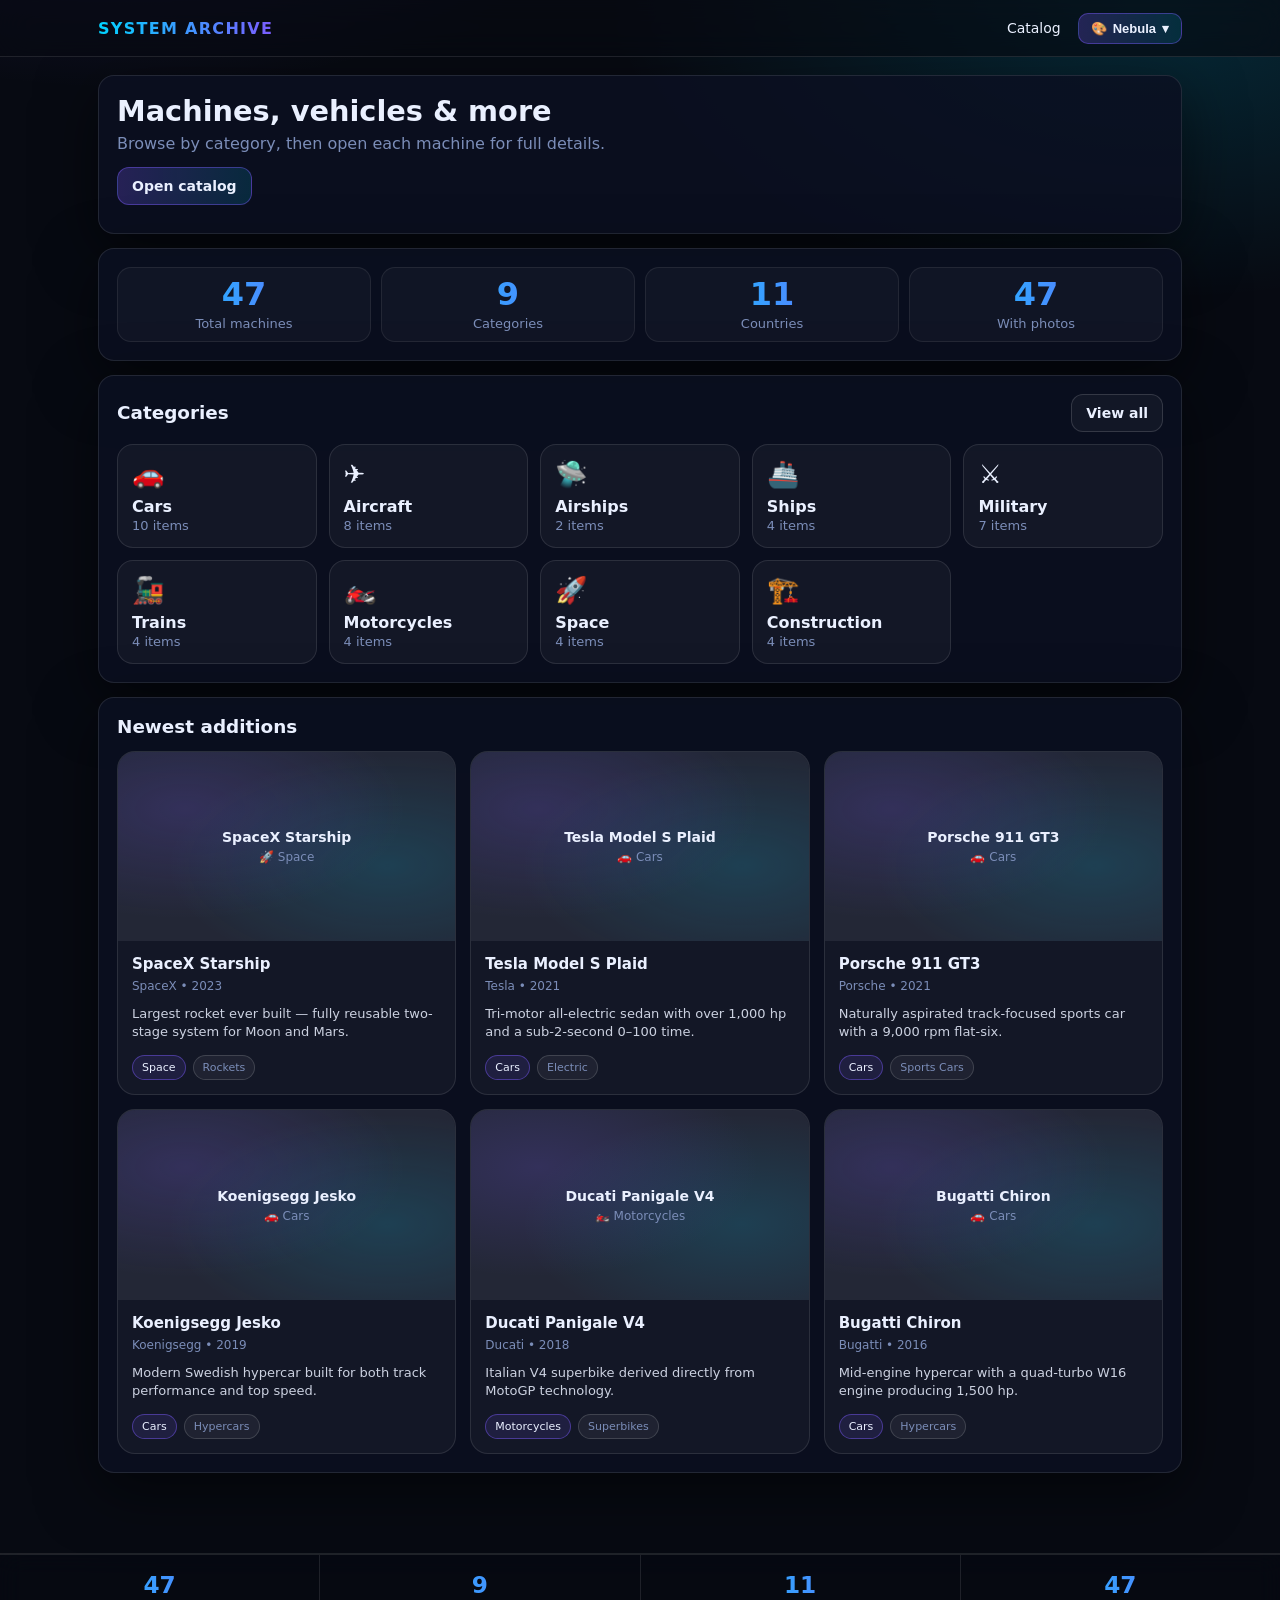
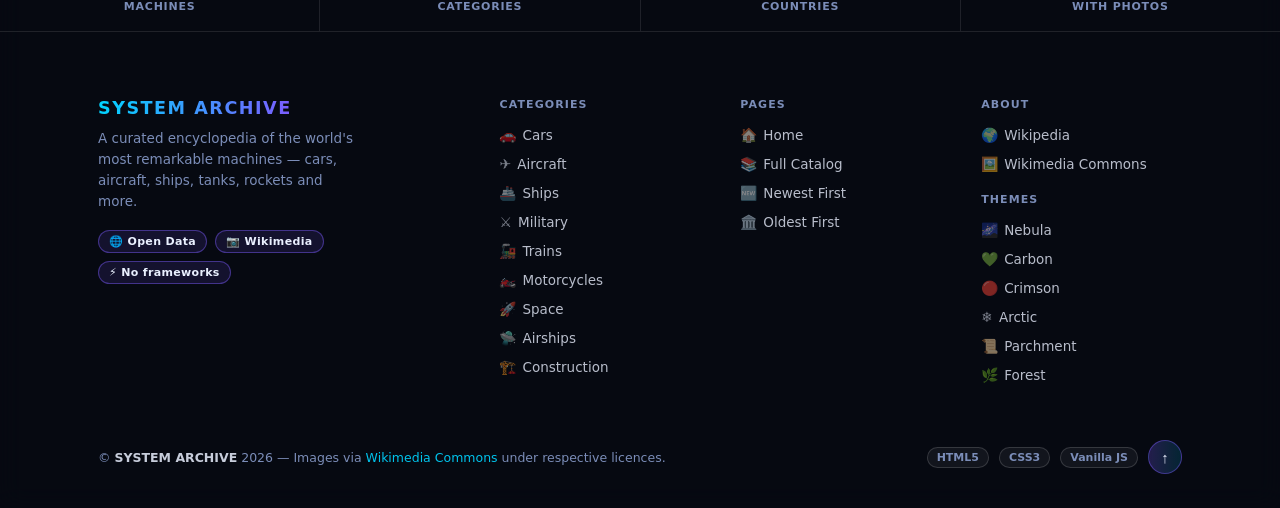
<file: index.html>
<!doctype html>
<html lang="en">
<head>
  <meta charset="utf-8" />
  <meta name="viewport" content="width=device-width, initial-scale=1" />
  <title>SYSTEM ARCHIVE</title>
  <link rel="stylesheet" href="./css/styles.css" />
  <script>
    /* Apply theme before first paint to avoid flash */
    (function(){
      const t = localStorage.getItem("sa_theme") || "nebula";
      document.documentElement.setAttribute("data-theme", t);
    })();
  </script>
</head>
<body>

  <header class="top">
    <div class="wrap top__inner">
      <a class="brand" href="./index.html">SYSTEM ARCHIVE</a>
      <nav class="nav">
        <a href="./catalog.html">Catalog</a>
        <div class="theme-switcher">
          <button class="theme-btn" aria-label="Switch theme">
            🎨 <span>Nebula</span> ▾
          </button>
          <div class="theme-dropdown"></div>
        </div>
      </nav>
    </div>
  </header>

  <main>
    <div class="wrap">

      <section class="hero panel">
        <h1>Machines, vehicles &amp; more</h1>
        <p class="muted">Browse by category, then open each machine for full details.</p>
        <div class="hero__actions">
          <a class="btn" href="./catalog.html">Open catalog</a>
        </div>
        <div id="fatalError" class="error"></div>
      </section>

      <section id="statsBar" class="statsbar panel" aria-label="Statistics"></section>

      <section class="panel">
        <div class="row">
          <h2 style="margin:0">Categories</h2>
          <a class="btn btn--ghost" href="./catalog.html">View all</a>
        </div>
        <div id="categoryGrid" class="catgrid"></div>
      </section>

      <section class="panel">
        <h2 style="margin:0 0 8px 0">Newest additions</h2>
        <div id="newestGrid" class="grid"></div>
      </section>

    </div>
  </main>

<footer class="foot">

  <div class="foot__stats" id="footStats">
    <div class="foot__stat">
      <div class="foot__stat-num" id="fStat1">45</div>
      <div class="foot__stat-label">Machines</div>
    </div>
    <div class="foot__stat">
      <div class="foot__stat-num" id="fStat2">9</div>
      <div class="foot__stat-label">Categories</div>
    </div>
    <div class="foot__stat">
      <div class="foot__stat-num" id="fStat3">14</div>
      <div class="foot__stat-label">Countries</div>
    </div>
    <div class="foot__stat">
      <div class="foot__stat-num" id="fStat4">45</div>
      <div class="foot__stat-label">With photos</div>
    </div>
  </div>

  <div class="wrap">
    <div class="foot__main">

      <div>
        <div class="foot__brand-name">SYSTEM ARCHIVE</div>
        <p class="foot__tagline">
          A curated encyclopedia of the world's most remarkable machines —
          cars, aircraft, ships, tanks, rockets and more.
        </p>
        <div class="foot__badges">
          <span class="foot__badge">🌐 Open Data</span>
          <span class="foot__badge">📷 Wikimedia</span>
          <span class="foot__badge">⚡ No frameworks</span>
        </div>
      </div>

      <div>
        <div class="foot__col-title">Categories</div>
        <ul class="foot__links">
          <li><a href="./catalog.html?category=cars"><span class="ficon">🚗</span> Cars</a></li>
          <li><a href="./catalog.html?category=aircraft"><span class="ficon">✈️</span> Aircraft</a></li>
          <li><a href="./catalog.html?category=ships"><span class="ficon">🚢</span> Ships</a></li>
          <li><a href="./catalog.html?category=military"><span class="ficon">⚔️</span> Military</a></li>
          <li><a href="./catalog.html?category=trains"><span class="ficon">🚂</span> Trains</a></li>
          <li><a href="./catalog.html?category=motorcycles"><span class="ficon">🏍️</span> Motorcycles</a></li>
          <li><a href="./catalog.html?category=space"><span class="ficon">🚀</span> Space</a></li>
          <li><a href="./catalog.html?category=airships"><span class="ficon">🛸</span> Airships</a></li>
          <li><a href="./catalog.html?category=construction"><span class="ficon">🏗️</span> Construction</a></li>
        </ul>
      </div>

      <div>
        <div class="foot__col-title">Pages</div>
        <ul class="foot__links">
          <li><a href="./index.html"><span class="ficon">🏠</span> Home</a></li>
          <li><a href="./catalog.html"><span class="ficon">📚</span> Full Catalog</a></li>
          <li><a href="./catalog.html?sort=year_desc"><span class="ficon">🆕</span> Newest First</a></li>
          <li><a href="./catalog.html?sort=year_asc"><span class="ficon">🏛️</span> Oldest First</a></li>
        </ul>
      </div>

      <div>
        <div class="foot__col-title">About</div>
        <ul class="foot__links">
          <li><a href="https://en.wikipedia.org" target="_blank" rel="noreferrer"><span class="ficon">🌍</span> Wikipedia</a></li>
          <li><a href="https://commons.wikimedia.org" target="_blank" rel="noreferrer"><span class="ficon">🖼️</span> Wikimedia Commons</a></li>
        </ul>
        <div style="margin-top:20px">
          <div class="foot__col-title">Themes</div>
          <ul class="foot__links">
            <li><a href="#" onclick="applyTheme('nebula');return false"><span class="ficon">🌌</span> Nebula</a></li>
            <li><a href="#" onclick="applyTheme('carbon');return false"><span class="ficon">💚</span> Carbon</a></li>
            <li><a href="#" onclick="applyTheme('crimson');return false"><span class="ficon">🔴</span> Crimson</a></li>
            <li><a href="#" onclick="applyTheme('arctic');return false"><span class="ficon">❄️</span> Arctic</a></li>
            <li><a href="#" onclick="applyTheme('parchment');return false"><span class="ficon">📜</span> Parchment</a></li>
            <li><a href="#" onclick="applyTheme('forest');return false"><span class="ficon">🌿</span> Forest</a></li>
          </ul>
        </div>
      </div>

    </div>

    <div class="foot__bottom">
      <div class="foot__copy">
        © <strong>SYSTEM ARCHIVE</strong> 2026 —
        Images via <a href="https://commons.wikimedia.org" target="_blank" rel="noreferrer" style="color:var(--link-color)">Wikimedia Commons</a>
        under respective licences.
      </div>
      <div class="foot__tech">
        <span class="foot__tech-pill">HTML5</span>
        <span class="foot__tech-pill">CSS3</span>
        <span class="foot__tech-pill">Vanilla JS</span>
        <button class="foot__scroll-top" onclick="window.scrollTo({top:0,behavior:'smooth'})" title="Back to top">↑</button>
      </div>
    </div>

  </div>
</footer>

  <script src="./js/app.js"></script>
</body>
</html>
</file>
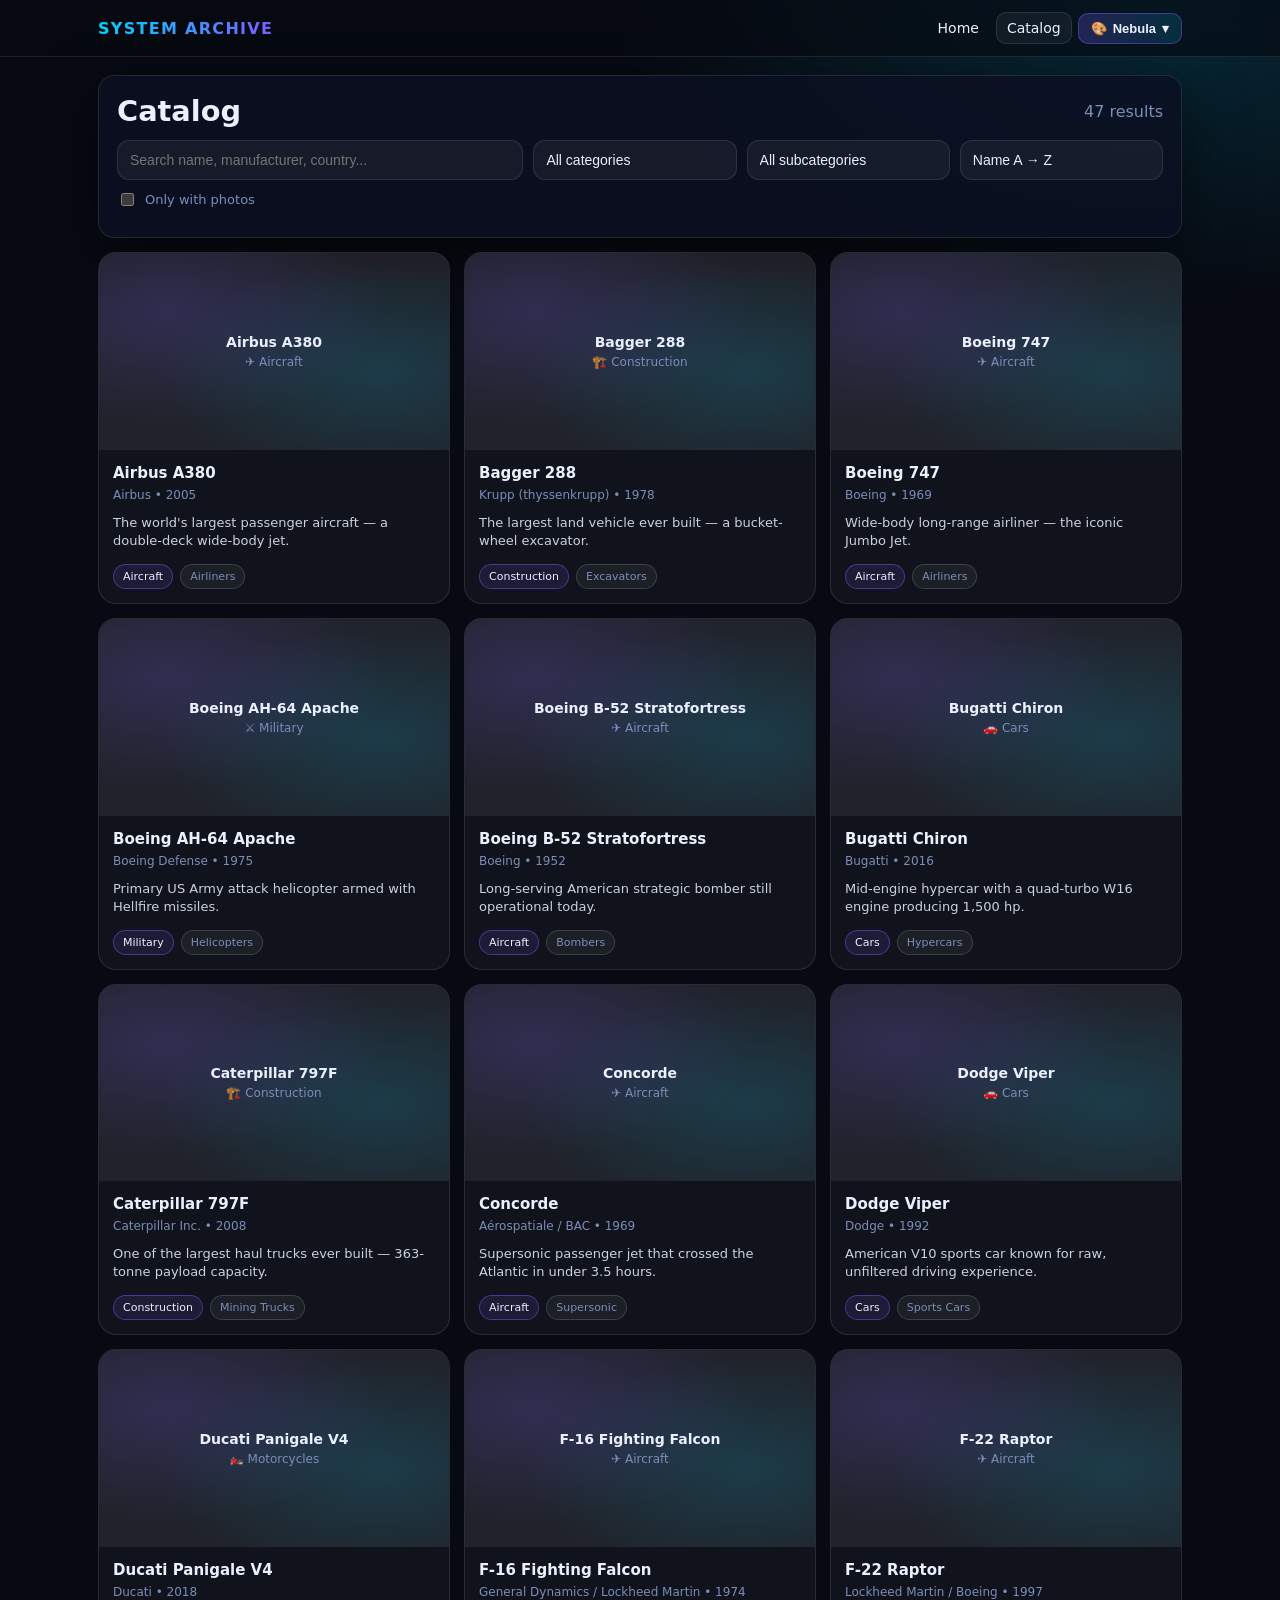
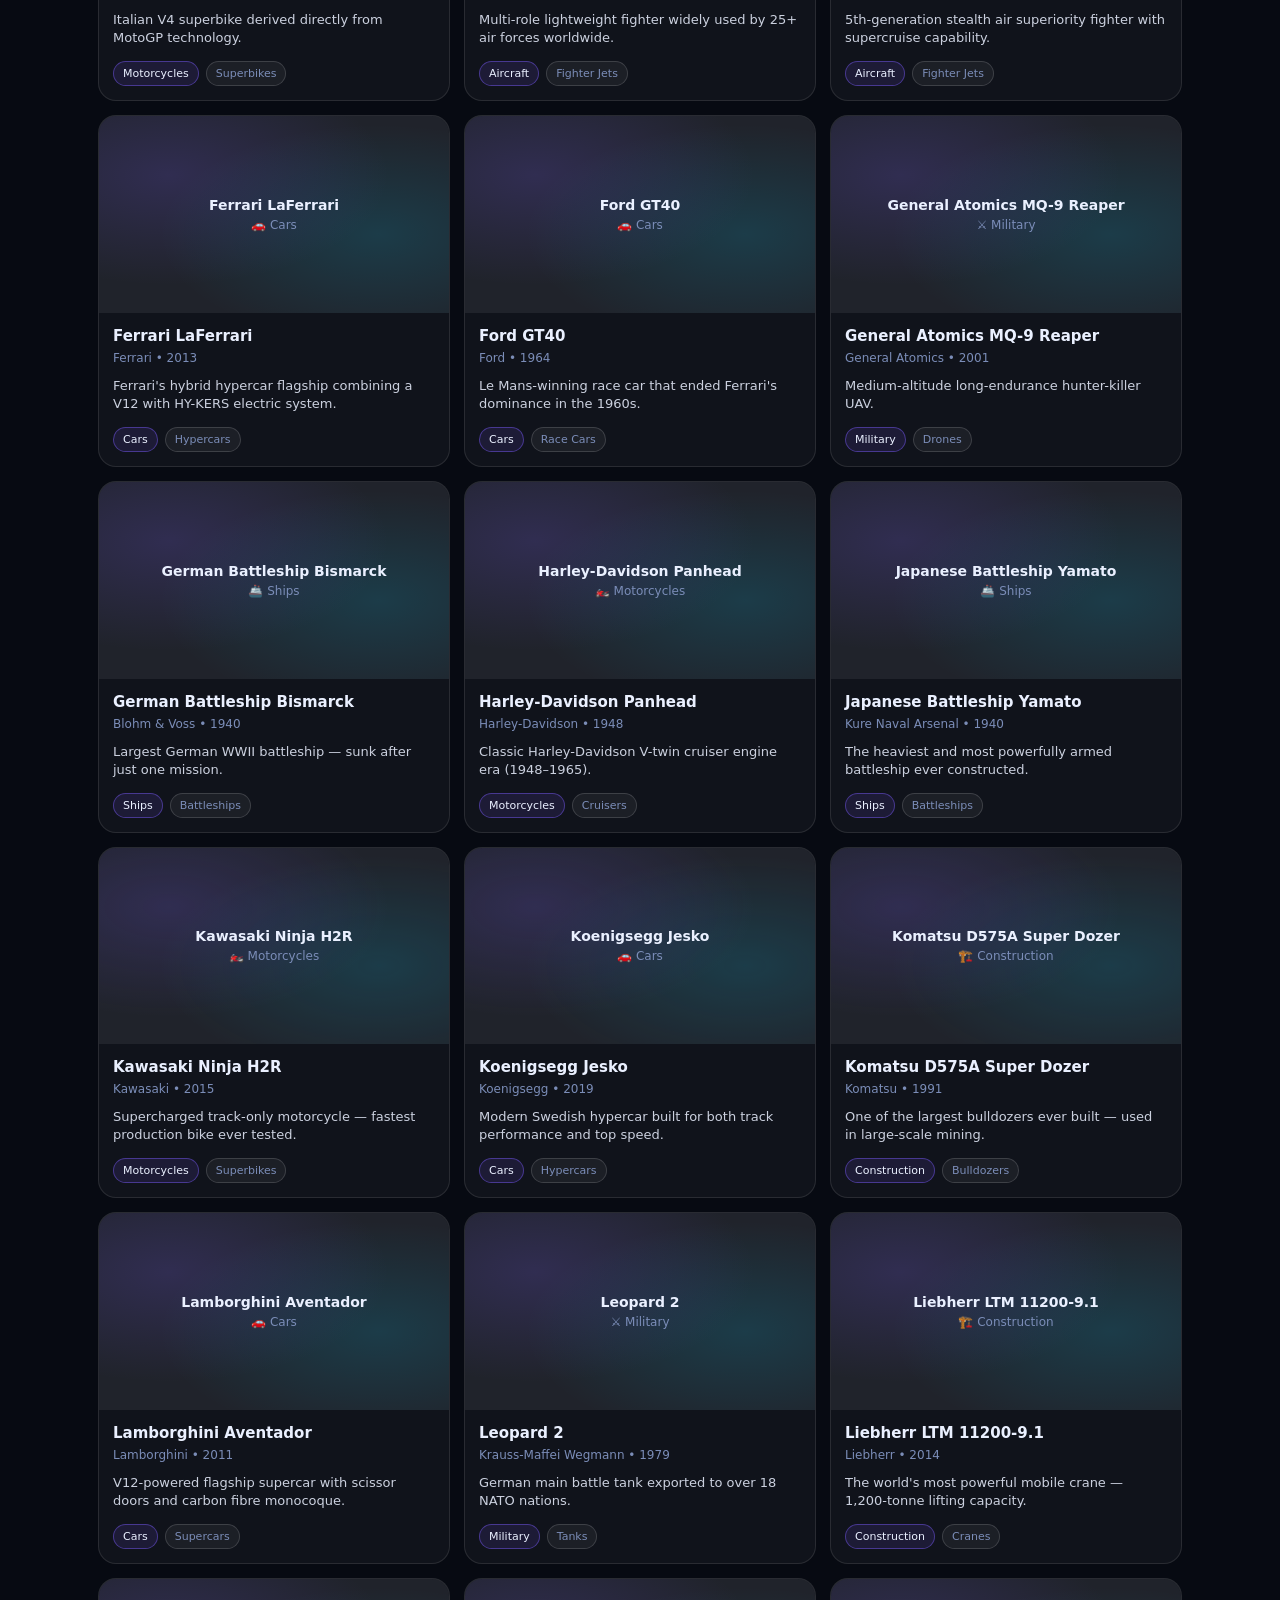
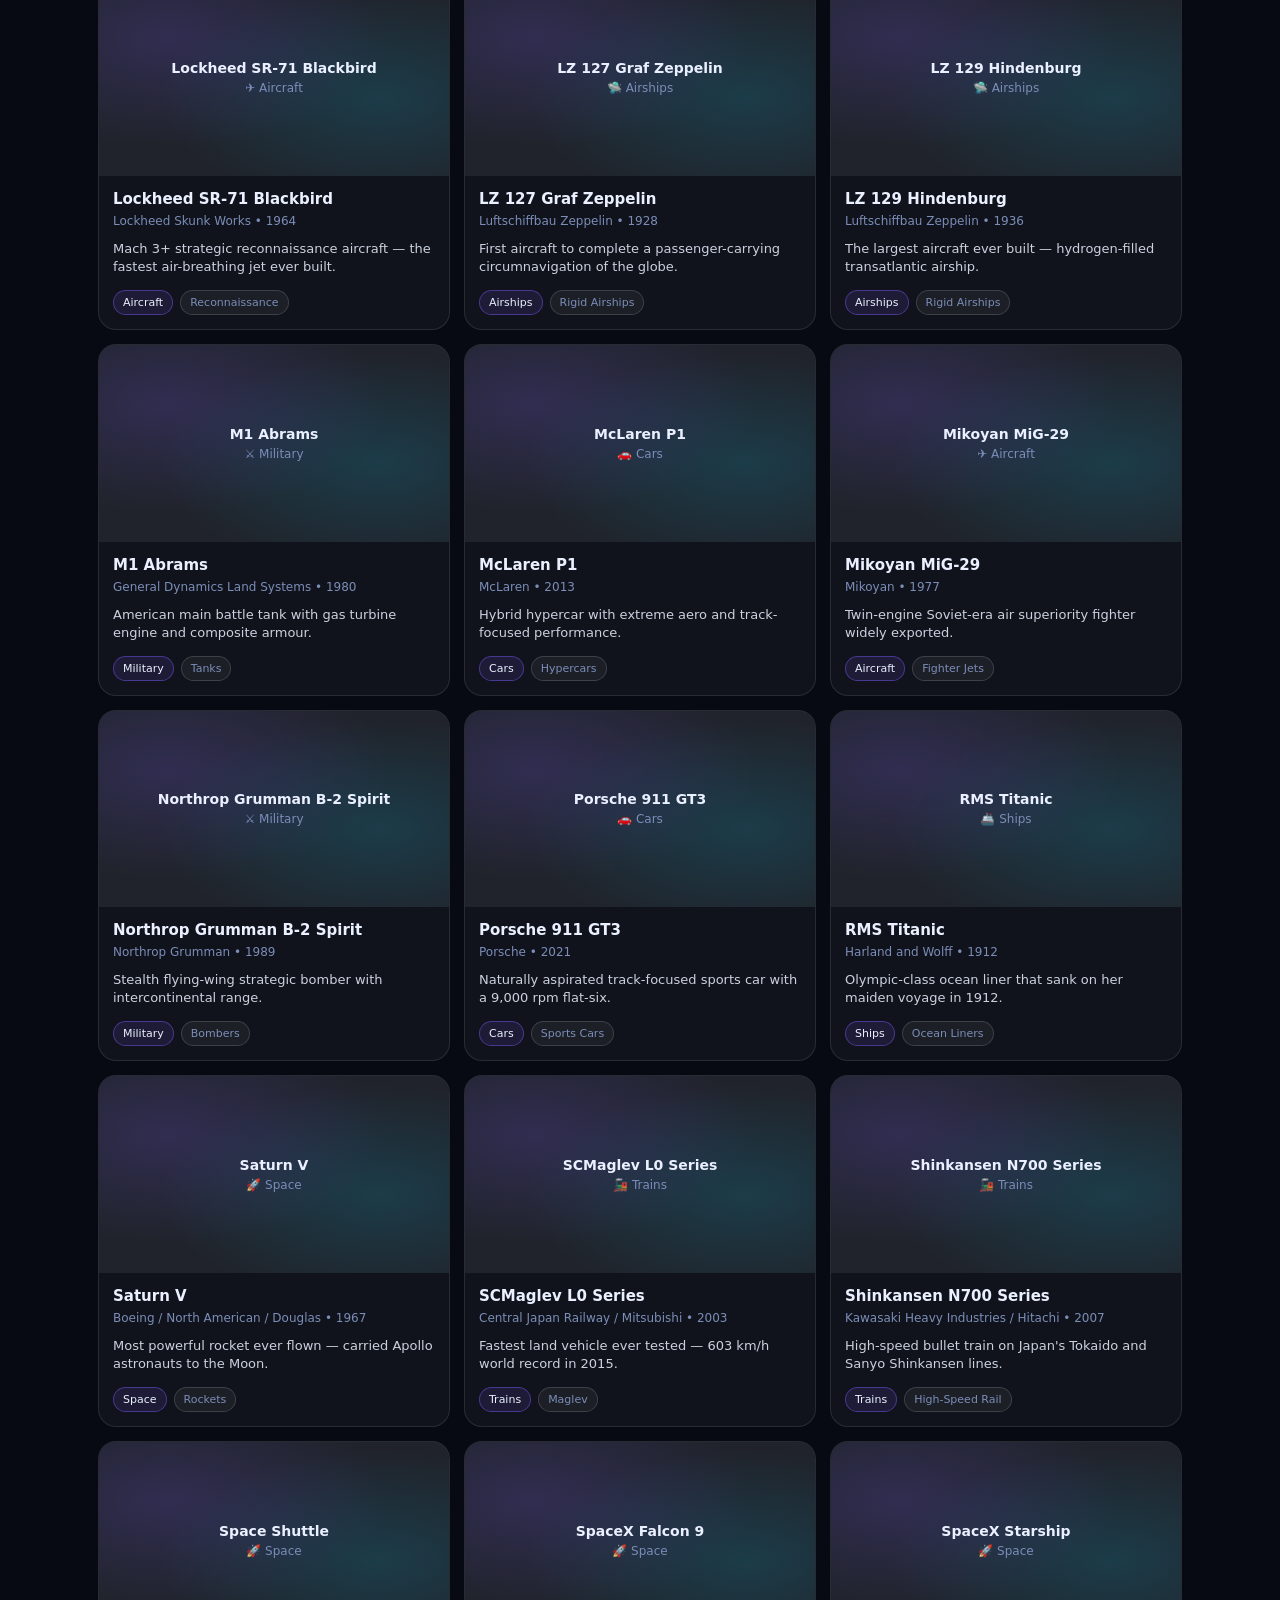
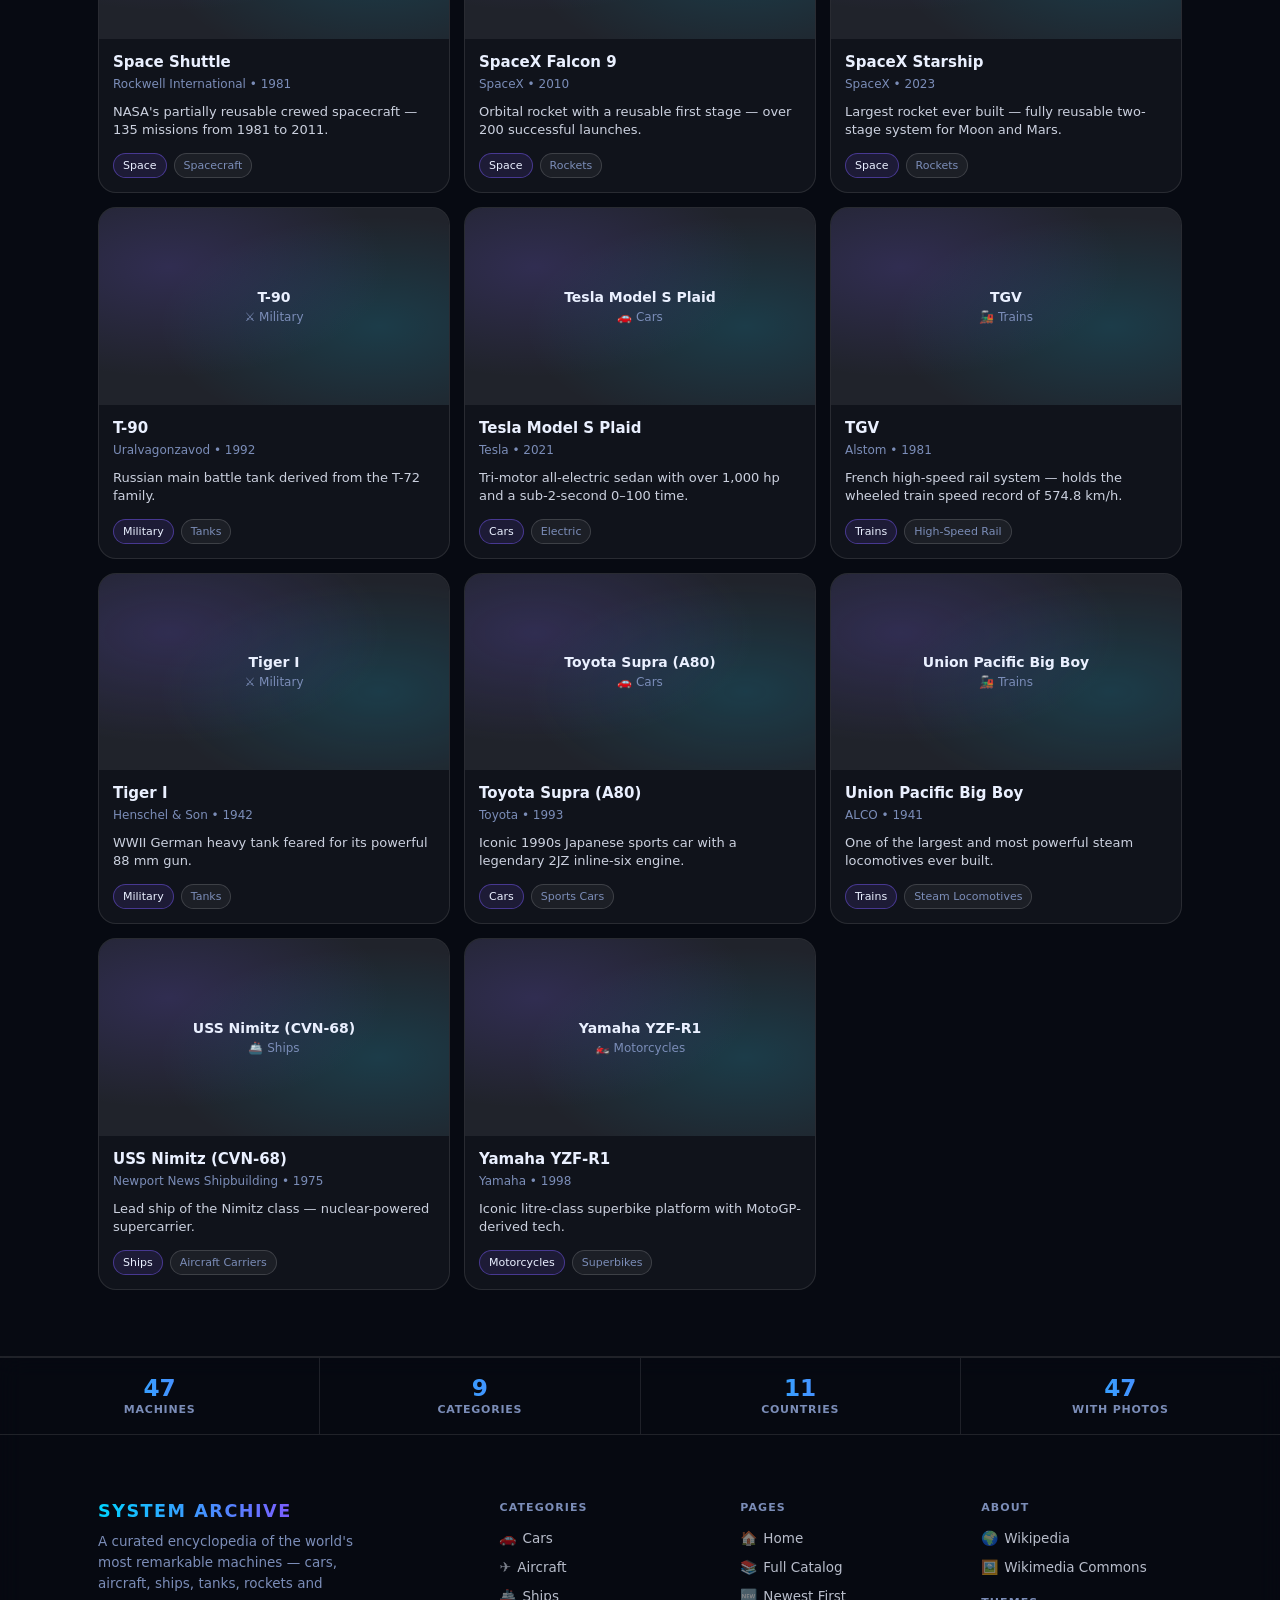
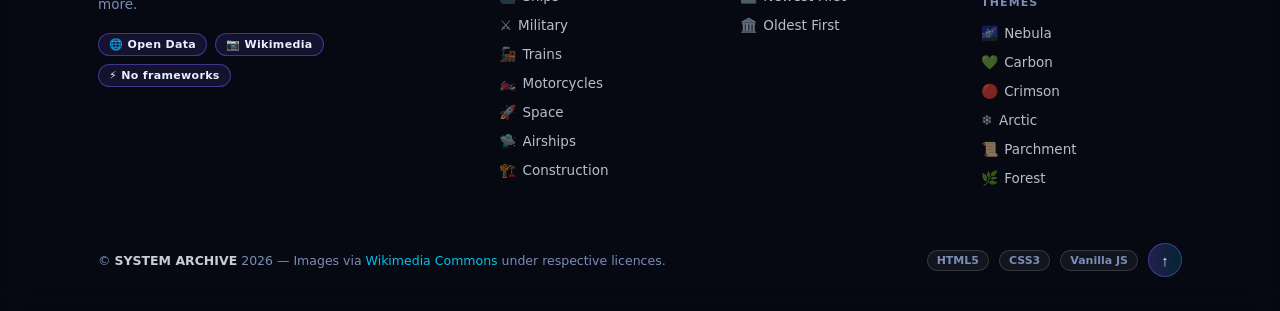
<file: catalog.html>
<!doctype html>
<html lang="en">
<head>
  <meta charset="utf-8" />
  <meta name="viewport" content="width=device-width, initial-scale=1" />
  <title>Catalog • SYSTEM ARCHIVE</title>
  <link rel="stylesheet" href="./css/styles.css" />
  <script>
    (function(){
      const t = localStorage.getItem("sa_theme") || "nebula";
      document.documentElement.setAttribute("data-theme", t);
    })();
  </script>
</head>
<body>

  <header class="top">
    <div class="wrap top__inner">
      <a class="brand" href="./index.html">SYSTEM ARCHIVE</a>
      <nav class="nav">
        <a href="./index.html">Home</a>
        <a href="./catalog.html" aria-current="page">Catalog</a>
        <div class="theme-switcher">
          <button class="theme-btn" aria-label="Switch theme">
            🎨 <span>Nebula</span> ▾
          </button>
          <div class="theme-dropdown"></div>
        </div>
      </nav>
    </div>
  </header>

  <main>
    <div class="wrap">

      <section class="panel">
        <div class="row">
          <h1 style="margin:0">Catalog</h1>
          <div id="resultsCount" class="muted">0 results</div>
        </div>

        <div class="filters">
          <input id="searchInput" class="input" type="search"
                 placeholder="Search name, manufacturer, country..."
                 autocomplete="off" />
          <select id="categorySelect"    class="input"></select>
          <select id="subcategorySelect" class="input"></select>
          <select id="sortSelect"        class="input">
            <option value="name_asc">Name A → Z</option>
            <option value="name_desc">Name Z → A</option>
            <option value="year_desc">Year newest first</option>
            <option value="year_asc">Year oldest first</option>
          </select>
        </div>

        <div class="toggles">
          <label class="toggle">
            <input id="onlyWithPhotos" type="checkbox" />
            <span>Only with photos</span>
          </label>
        </div>
        <div id="fatalError" class="error"></div>
      </section>

      <section class="grid" id="resultsGrid"></section>

    </div>
  </main>

<footer class="foot">

  <div class="foot__stats" id="footStats">
    <div class="foot__stat">
      <div class="foot__stat-num" id="fStat1">45</div>
      <div class="foot__stat-label">Machines</div>
    </div>
    <div class="foot__stat">
      <div class="foot__stat-num" id="fStat2">9</div>
      <div class="foot__stat-label">Categories</div>
    </div>
    <div class="foot__stat">
      <div class="foot__stat-num" id="fStat3">14</div>
      <div class="foot__stat-label">Countries</div>
    </div>
    <div class="foot__stat">
      <div class="foot__stat-num" id="fStat4">45</div>
      <div class="foot__stat-label">With photos</div>
    </div>
  </div>

  <div class="wrap">
    <div class="foot__main">

      <div>
        <div class="foot__brand-name">SYSTEM ARCHIVE</div>
        <p class="foot__tagline">
          A curated encyclopedia of the world's most remarkable machines —
          cars, aircraft, ships, tanks, rockets and more.
        </p>
        <div class="foot__badges">
          <span class="foot__badge">🌐 Open Data</span>
          <span class="foot__badge">📷 Wikimedia</span>
          <span class="foot__badge">⚡ No frameworks</span>
        </div>
      </div>

      <div>
        <div class="foot__col-title">Categories</div>
        <ul class="foot__links">
          <li><a href="./catalog.html?category=cars"><span class="ficon">🚗</span> Cars</a></li>
          <li><a href="./catalog.html?category=aircraft"><span class="ficon">✈️</span> Aircraft</a></li>
          <li><a href="./catalog.html?category=ships"><span class="ficon">🚢</span> Ships</a></li>
          <li><a href="./catalog.html?category=military"><span class="ficon">⚔️</span> Military</a></li>
          <li><a href="./catalog.html?category=trains"><span class="ficon">🚂</span> Trains</a></li>
          <li><a href="./catalog.html?category=motorcycles"><span class="ficon">🏍️</span> Motorcycles</a></li>
          <li><a href="./catalog.html?category=space"><span class="ficon">🚀</span> Space</a></li>
          <li><a href="./catalog.html?category=airships"><span class="ficon">🛸</span> Airships</a></li>
          <li><a href="./catalog.html?category=construction"><span class="ficon">🏗️</span> Construction</a></li>
        </ul>
      </div>

      <div>
        <div class="foot__col-title">Pages</div>
        <ul class="foot__links">
          <li><a href="./index.html"><span class="ficon">🏠</span> Home</a></li>
          <li><a href="./catalog.html"><span class="ficon">📚</span> Full Catalog</a></li>
          <li><a href="./catalog.html?sort=year_desc"><span class="ficon">🆕</span> Newest First</a></li>
          <li><a href="./catalog.html?sort=year_asc"><span class="ficon">🏛️</span> Oldest First</a></li>
        </ul>
      </div>

      <div>
        <div class="foot__col-title">About</div>
        <ul class="foot__links">
          <li><a href="https://en.wikipedia.org" target="_blank" rel="noreferrer"><span class="ficon">🌍</span> Wikipedia</a></li>
          <li><a href="https://commons.wikimedia.org" target="_blank" rel="noreferrer"><span class="ficon">🖼️</span> Wikimedia Commons</a></li>
        </ul>
        <div style="margin-top:20px">
          <div class="foot__col-title">Themes</div>
          <ul class="foot__links">
            <li><a href="#" onclick="applyTheme('nebula');return false"><span class="ficon">🌌</span> Nebula</a></li>
            <li><a href="#" onclick="applyTheme('carbon');return false"><span class="ficon">💚</span> Carbon</a></li>
            <li><a href="#" onclick="applyTheme('crimson');return false"><span class="ficon">🔴</span> Crimson</a></li>
            <li><a href="#" onclick="applyTheme('arctic');return false"><span class="ficon">❄️</span> Arctic</a></li>
            <li><a href="#" onclick="applyTheme('parchment');return false"><span class="ficon">📜</span> Parchment</a></li>
            <li><a href="#" onclick="applyTheme('forest');return false"><span class="ficon">🌿</span> Forest</a></li>
          </ul>
        </div>
      </div>

    </div>

    <div class="foot__bottom">
      <div class="foot__copy">
        © <strong>SYSTEM ARCHIVE</strong> 2026 —
        Images via <a href="https://commons.wikimedia.org" target="_blank" rel="noreferrer" style="color:var(--link-color)">Wikimedia Commons</a>
        under respective licences.
      </div>
      <div class="foot__tech">
        <span class="foot__tech-pill">HTML5</span>
        <span class="foot__tech-pill">CSS3</span>
        <span class="foot__tech-pill">Vanilla JS</span>
        <button class="foot__scroll-top" onclick="window.scrollTo({top:0,behavior:'smooth'})" title="Back to top">↑</button>
      </div>
    </div>

  </div>
</footer>

  <script src="./js/app.js"></script>
</body>
</html>
</file>
<file: css/styles.css>
/* ══════════════════════════════════════════
   SYSTEM ARCHIVE — styles.css
   ══════════════════════════════════════════ */

:root { --r: 16px; --max: 1120px; --t: .14s ease }

/* ════════════════════════════════════════════
   DARK 1 — Nebula (default)
════════════════════════════════════════════ */
:root, [data-theme="nebula"] {
  color-scheme: dark;
  --bg:           #070A12;
  --glow1:        rgba(124,92,255,.22);
  --glow2:        rgba(0,212,255,.16);
  --surface:      rgba(11,16,34,.85);
  --surface2:     rgba(255,255,255,.04);
  --border:       rgba(255,255,255,.10);
  --text:         #EAF0FF;
  --muted:        #7B8DB8;
  --accent:       #7C5CFF;
  --accent2:      #00D4FF;
  --danger:       #ffb4b4;
  --shadow:       0 18px 60px rgba(0,0,0,.50);
  --top-bg:       rgba(7,10,18,.65);
  --foot-bg:      rgba(7,10,18,.35);
  --input-bg:     rgba(255,255,255,.05);
  --card-bg:      rgba(255,255,255,.04);
  --card-hborder: rgba(0,212,255,.40);
  --card-hglow:   rgba(0,212,255,.08);
  --stat-bg:      rgba(255,255,255,.03);
  --stat-border:  rgba(255,255,255,.08);
  --cat-bg:       rgba(255,255,255,.04);
  --cat-hbg:      rgba(124,92,255,.08);
  --cat-hborder:  rgba(124,92,255,.55);
  --chip-bg:      rgba(124,92,255,.12);
  --chip-border:  rgba(124,92,255,.45);
  --chip2-bg:     rgba(255,255,255,.05);
  --chip2-border: rgba(255,255,255,.15);
  --ph-g1:        rgba(124,92,255,.18);
  --ph-g2:        rgba(0,212,255,.14);
  --ph-base:      rgba(255,255,255,.03);
  --spec-th:      rgba(255,255,255,.03);
  --spec-border:  rgba(255,255,255,.10);
  --link-color:   rgba(0,212,255,.92);
  --thumb-border: rgba(255,255,255,.14);
  --thumb-active: rgba(0,212,255,.60);
  --nores-border: rgba(255,255,255,.16);
  --opt-bg:       #0E1632;
  --btn-bg:       linear-gradient(90deg,rgba(124,92,255,.25),rgba(0,212,255,.14));
  --btn-border:   rgba(124,92,255,.42);
  --btn-hborder:  rgba(124,92,255,.72);
  --btn2-bg:      rgba(255,255,255,.04);
  --btn2-border:  rgba(255,255,255,.14);
  --btn2-hbg:     rgba(255,255,255,.06);
  --btn2-hborder: rgba(255,255,255,.22);
  --brand-from:   #00D4FF;
  --brand-to:     #7C5CFF;
  --num-from:     #00D4FF;
  --num-to:       #7C5CFF;
  --gallery-bg:   rgba(255,255,255,.03);
  --thumb-bg:     rgba(255,255,255,.02);
  --nav-hbg:      rgba(255,255,255,.05);
  --nav-hborder:  rgba(255,255,255,.10);
}

/* ════════════════════════════════════════════
   DARK 2 — Carbon (terminal green)
════════════════════════════════════════════ */
[data-theme="carbon"] {
  color-scheme: dark;
  --bg:           #080808;
  --glow1:        rgba(0,255,136,.15);
  --glow2:        rgba(0,204,255,.10);
  --surface:      rgba(12,18,14,.92);
  --surface2:     rgba(0,255,136,.03);
  --border:       rgba(0,255,136,.14);
  --text:         #E0FFE8;
  --muted:        #4A8060;
  --accent:       #00FF88;
  --accent2:      #00CCFF;
  --danger:       #ff8080;
  --shadow:       0 18px 60px rgba(0,0,0,.70);
  --top-bg:       rgba(5,10,7,.82);
  --foot-bg:      rgba(5,10,7,.55);
  --input-bg:     rgba(0,255,136,.04);
  --card-bg:      rgba(0,255,136,.03);
  --card-hborder: rgba(0,255,136,.45);
  --card-hglow:   rgba(0,255,136,.06);
  --stat-bg:      rgba(0,255,136,.03);
  --stat-border:  rgba(0,255,136,.10);
  --cat-bg:       rgba(0,255,136,.03);
  --cat-hbg:      rgba(0,255,136,.07);
  --cat-hborder:  rgba(0,255,136,.50);
  --chip-bg:      rgba(0,255,136,.10);
  --chip-border:  rgba(0,255,136,.40);
  --chip2-bg:     rgba(0,255,136,.04);
  --chip2-border: rgba(0,255,136,.15);
  --ph-g1:        rgba(0,255,136,.15);
  --ph-g2:        rgba(0,204,255,.10);
  --ph-base:      rgba(0,255,136,.02);
  --spec-th:      rgba(0,255,136,.04);
  --spec-border:  rgba(0,255,136,.12);
  --link-color:   rgba(0,255,136,.90);
  --thumb-border: rgba(0,255,136,.20);
  --thumb-active: rgba(0,255,136,.70);
  --nores-border: rgba(0,255,136,.15);
  --opt-bg:       #0A120C;
  --btn-bg:       linear-gradient(90deg,rgba(0,255,136,.20),rgba(0,204,255,.12));
  --btn-border:   rgba(0,255,136,.40);
  --btn-hborder:  rgba(0,255,136,.70);
  --btn2-bg:      rgba(0,255,136,.04);
  --btn2-border:  rgba(0,255,136,.14);
  --btn2-hbg:     rgba(0,255,136,.07);
  --btn2-hborder: rgba(0,255,136,.25);
  --brand-from:   #00FF88;
  --brand-to:     #00CCFF;
  --num-from:     #00FF88;
  --num-to:       #00CCFF;
  --gallery-bg:   rgba(0,255,136,.02);
  --thumb-bg:     rgba(0,255,136,.02);
  --nav-hbg:      rgba(0,255,136,.05);
  --nav-hborder:  rgba(0,255,136,.14);
}

/* ════════════════════════════════════════════
   DARK 3 — Crimson (red / orange)
════════════════════════════════════════════ */
[data-theme="crimson"] {
  color-scheme: dark;
  --bg:           #0C0608;
  --glow1:        rgba(255,60,90,.18);
  --glow2:        rgba(255,140,50,.12);
  --surface:      rgba(22,10,14,.90);
  --surface2:     rgba(255,60,90,.03);
  --border:       rgba(255,60,90,.14);
  --text:         #FFF0F2;
  --muted:        #9A6070;
  --accent:       #FF3C5A;
  --accent2:      #FF8C32;
  --danger:       #ffb4b4;
  --shadow:       0 18px 60px rgba(0,0,0,.65);
  --top-bg:       rgba(10,5,7,.78);
  --foot-bg:      rgba(10,5,7,.48);
  --input-bg:     rgba(255,60,90,.04);
  --card-bg:      rgba(255,60,90,.03);
  --card-hborder: rgba(255,140,50,.45);
  --card-hglow:   rgba(255,60,90,.06);
  --stat-bg:      rgba(255,60,90,.03);
  --stat-border:  rgba(255,60,90,.10);
  --cat-bg:       rgba(255,60,90,.03);
  --cat-hbg:      rgba(255,60,90,.07);
  --cat-hborder:  rgba(255,60,90,.50);
  --chip-bg:      rgba(255,60,90,.10);
  --chip-border:  rgba(255,60,90,.40);
  --chip2-bg:     rgba(255,60,90,.04);
  --chip2-border: rgba(255,60,90,.15);
  --ph-g1:        rgba(255,60,90,.16);
  --ph-g2:        rgba(255,140,50,.12);
  --ph-base:      rgba(255,60,90,.02);
  --spec-th:      rgba(255,60,90,.04);
  --spec-border:  rgba(255,60,90,.12);
  --link-color:   rgba(255,140,50,.92);
  --thumb-border: rgba(255,60,90,.20);
  --thumb-active: rgba(255,140,50,.70);
  --nores-border: rgba(255,60,90,.16);
  --opt-bg:       #18080E;
  --btn-bg:       linear-gradient(90deg,rgba(255,60,90,.22),rgba(255,140,50,.14));
  --btn-border:   rgba(255,60,90,.42);
  --btn-hborder:  rgba(255,60,90,.72);
  --btn2-bg:      rgba(255,60,90,.04);
  --btn2-border:  rgba(255,60,90,.14);
  --btn2-hbg:     rgba(255,60,90,.07);
  --btn2-hborder: rgba(255,60,90,.25);
  --brand-from:   #FF8C32;
  --brand-to:     #FF3C5A;
  --num-from:     #FF8C32;
  --num-to:       #FF3C5A;
  --gallery-bg:   rgba(255,60,90,.02);
  --thumb-bg:     rgba(255,60,90,.02);
  --nav-hbg:      rgba(255,60,90,.05);
  --nav-hborder:  rgba(255,60,90,.14);
}

/* ════════════════════════════════════════════
   LIGHT 1 — Arctic (clean blue)
════════════════════════════════════════════ */
[data-theme="arctic"] {
  color-scheme: light;
  --bg:           #EEF2FA;
  --glow1:        rgba(75,94,255,.10);
  --glow2:        rgba(0,153,204,.07);
  --surface:      rgba(255,255,255,.95);
  --surface2:     rgba(75,94,255,.05);
  --border:       rgba(0,30,120,.10);
  --text:         #1A2140;
  --muted:        #6677AA;
  --accent:       #4B5EFF;
  --accent2:      #0099CC;
  --danger:       #cc2233;
  --shadow:       0 8px 40px rgba(0,30,100,.10);
  --top-bg:       rgba(238,242,250,.92);
  --foot-bg:      rgba(225,232,248,.90);
  --input-bg:     rgba(255,255,255,.92);
  --card-bg:      rgba(255,255,255,.85);
  --card-hborder: rgba(0,153,204,.45);
  --card-hglow:   rgba(75,94,255,.06);
  --stat-bg:      rgba(75,94,255,.05);
  --stat-border:  rgba(75,94,255,.14);
  --cat-bg:       rgba(255,255,255,.80);
  --cat-hbg:      rgba(75,94,255,.07);
  --cat-hborder:  rgba(75,94,255,.50);
  --chip-bg:      rgba(75,94,255,.10);
  --chip-border:  rgba(75,94,255,.35);
  --chip2-bg:     rgba(0,0,0,.05);
  --chip2-border: rgba(0,0,0,.12);
  --ph-g1:        rgba(75,94,255,.12);
  --ph-g2:        rgba(0,153,204,.09);
  --ph-base:      rgba(75,94,255,.05);
  --spec-th:      rgba(75,94,255,.06);
  --spec-border:  rgba(0,30,120,.10);
  --link-color:   rgba(0,100,200,.90);
  --thumb-border: rgba(0,30,100,.15);
  --thumb-active: rgba(0,153,204,.60);
  --nores-border: rgba(0,30,100,.15);
  --opt-bg:       #FFFFFF;
  --btn-bg:       linear-gradient(90deg,rgba(75,94,255,.18),rgba(0,153,204,.12));
  --btn-border:   rgba(75,94,255,.45);
  --btn-hborder:  rgba(75,94,255,.75);
  --btn2-bg:      rgba(0,0,0,.04);
  --btn2-border:  rgba(0,0,0,.12);
  --btn2-hbg:     rgba(0,0,0,.07);
  --btn2-hborder: rgba(0,0,0,.20);
  --brand-from:   #0099CC;
  --brand-to:     #4B5EFF;
  --num-from:     #0099CC;
  --num-to:       #4B5EFF;
  --gallery-bg:   rgba(75,94,255,.04);
  --thumb-bg:     rgba(75,94,255,.03);
  --nav-hbg:      rgba(0,0,0,.05);
  --nav-hborder:  rgba(0,30,120,.12);
}

/* ════════════════════════════════════════════
   LIGHT 2 — Parchment (warm vintage)
════════════════════════════════════════════ */
[data-theme="parchment"] {
  color-scheme: light;
  --bg:           #F5F0E4;
  --glow1:        rgba(180,100,40,.10);
  --glow2:        rgba(210,160,20,.08);
  --surface:      rgba(255,252,242,.96);
  --surface2:     rgba(176,90,43,.04);
  --border:       rgba(100,60,20,.12);
  --text:         #2C1E10;
  --muted:        #8B7050;
  --accent:       #B05A2B;
  --accent2:      #C8960A;
  --danger:       #bb2222;
  --shadow:       0 8px 40px rgba(80,40,10,.13);
  --top-bg:       rgba(245,240,228,.93);
  --foot-bg:      rgba(235,228,210,.90);
  --input-bg:     rgba(255,252,242,.94);
  --card-bg:      rgba(255,252,242,.85);
  --card-hborder: rgba(200,150,10,.45);
  --card-hglow:   rgba(176,90,43,.05);
  --stat-bg:      rgba(176,90,43,.05);
  --stat-border:  rgba(176,90,43,.14);
  --cat-bg:       rgba(255,252,242,.80);
  --cat-hbg:      rgba(176,90,43,.07);
  --cat-hborder:  rgba(176,90,43,.50);
  --chip-bg:      rgba(176,90,43,.10);
  --chip-border:  rgba(176,90,43,.35);
  --chip2-bg:     rgba(100,60,20,.05);
  --chip2-border: rgba(100,60,20,.14);
  --ph-g1:        rgba(176,90,43,.14);
  --ph-g2:        rgba(210,160,20,.10);
  --ph-base:      rgba(176,90,43,.04);
  --spec-th:      rgba(176,90,43,.05);
  --spec-border:  rgba(100,60,20,.12);
  --link-color:   rgba(140,80,15,.90);
  --thumb-border: rgba(100,60,20,.18);
  --thumb-active: rgba(200,150,10,.65);
  --nores-border: rgba(100,60,20,.16);
  --opt-bg:       #FFFCF2;
  --btn-bg:       linear-gradient(90deg,rgba(176,90,43,.18),rgba(210,160,20,.12));
  --btn-border:   rgba(176,90,43,.42);
  --btn-hborder:  rgba(176,90,43,.72);
  --btn2-bg:      rgba(100,60,20,.04);
  --btn2-border:  rgba(100,60,20,.14);
  --btn2-hbg:     rgba(100,60,20,.07);
  --btn2-hborder: rgba(100,60,20,.22);
  --brand-from:   #C8960A;
  --brand-to:     #B05A2B;
  --num-from:     #C8960A;
  --num-to:       #B05A2B;
  --gallery-bg:   rgba(176,90,43,.03);
  --thumb-bg:     rgba(176,90,43,.02);
  --nav-hbg:      rgba(100,60,20,.05);
  --nav-hborder:  rgba(100,60,20,.12);
}

/* ════════════════════════════════════════════
   LIGHT 3 — Forest (green)
════════════════════════════════════════════ */
[data-theme="forest"] {
  color-scheme: light;
  --bg:           #EBF3EE;
  --glow1:        rgba(30,120,70,.10);
  --glow2:        rgba(45,180,100,.07);
  --surface:      rgba(255,255,255,.95);
  --surface2:     rgba(29,122,72,.04);
  --border:       rgba(20,80,45,.12);
  --text:         #1A2E1E;
  --muted:        #527A5C;
  --accent:       #1D7A48;
  --accent2:      #2BAD6A;
  --danger:       #bb2222;
  --shadow:       0 8px 40px rgba(10,60,25,.11);
  --top-bg:       rgba(235,243,238,.92);
  --foot-bg:      rgba(220,235,224,.90);
  --input-bg:     rgba(255,255,255,.92);
  --card-bg:      rgba(255,255,255,.85);
  --card-hborder: rgba(43,173,106,.45);
  --card-hglow:   rgba(29,122,72,.06);
  --stat-bg:      rgba(29,122,72,.05);
  --stat-border:  rgba(29,122,72,.14);
  --cat-bg:       rgba(255,255,255,.80);
  --cat-hbg:      rgba(29,122,72,.07);
  --cat-hborder:  rgba(29,122,72,.50);
  --chip-bg:      rgba(29,122,72,.10);
  --chip-border:  rgba(29,122,72,.35);
  --chip2-bg:     rgba(20,80,45,.05);
  --chip2-border: rgba(20,80,45,.14);
  --ph-g1:        rgba(29,122,72,.14);
  --ph-g2:        rgba(43,173,106,.10);
  --ph-base:      rgba(29,122,72,.04);
  --spec-th:      rgba(29,122,72,.06);
  --spec-border:  rgba(20,80,45,.12);
  --link-color:   rgba(20,130,75,.92);
  --thumb-border: rgba(20,80,45,.18);
  --thumb-active: rgba(43,173,106,.65);
  --nores-border: rgba(20,80,45,.16);
  --opt-bg:       #FFFFFF;
  --btn-bg:       linear-gradient(90deg,rgba(29,122,72,.18),rgba(43,173,106,.12));
  --btn-border:   rgba(29,122,72,.42);
  --btn-hborder:  rgba(29,122,72,.72);
  --btn2-bg:      rgba(20,80,45,.04);
  --btn2-border:  rgba(20,80,45,.14);
  --btn2-hbg:     rgba(20,80,45,.07);
  --btn2-hborder: rgba(20,80,45,.22);
  --brand-from:   #2BAD6A;
  --brand-to:     #1D7A48;
  --num-from:     #2BAD6A;
  --num-to:       #1D7A48;
  --gallery-bg:   rgba(29,122,72,.03);
  --thumb-bg:     rgba(29,122,72,.02);
  --nav-hbg:      rgba(20,80,45,.05);
  --nav-hborder:  rgba(20,80,45,.12);
}

/* ════════════════════════════════════════════
   SMOOTH TRANSITION
════════════════════════════════════════════ */
.theme-transitioning *,
.theme-transitioning *::before,
.theme-transitioning *::after {
  transition:
    background-color .3s ease,
    border-color .3s ease,
    color .3s ease,
    box-shadow .3s ease !important;
}

/* ════════════════════════════════════════════
   RESET & BASE
════════════════════════════════════════════ */
*, *::before, *::after { box-sizing: border-box }
html, body { margin: 0; padding: 0 }

body {
  font-family: ui-sans-serif, system-ui, -apple-system, "Segoe UI", Roboto, Arial, sans-serif;
  color: var(--text);
  background:
    radial-gradient(900px 500px at 10% -10%, var(--glow1), transparent 60%),
    radial-gradient(900px 500px at 90%   0%, var(--glow2), transparent 60%),
    var(--bg);
  min-height: 100vh;
  transition: background .3s ease;
}

a   { color: inherit; text-decoration: none }
img { display: block; max-width: 100% }

.wrap  { max-width: var(--max); margin: 0 auto; padding: 18px }
.muted { color: var(--muted) }
.error { color: var(--danger); margin-top: 10px; font-size: 14px }
.row   { display: flex; align-items: center; justify-content: space-between; gap: 12px }

/* ── Panel ── */
.panel {
  background: var(--surface);
  border: 1px solid var(--border);
  border-radius: var(--r);
  box-shadow: var(--shadow);
  padding: 18px;
  margin-bottom: 14px;
}

/* ════════════════════════════════════════════
   TOP BAR
════════════════════════════════════════════ */
.top {
  position: sticky; top: 0; z-index: 100;
  backdrop-filter: blur(16px);
  -webkit-backdrop-filter: blur(16px);
  background: var(--top-bg);
  border-bottom: 1px solid var(--border);
}
.top__inner {
  display: flex; align-items: center;
  justify-content: space-between; gap: 12px;
  padding-top: 12px; padding-bottom: 12px;
}
.brand {
  font-weight: 900; letter-spacing: 1.3px; text-transform: uppercase;
  background: linear-gradient(90deg, var(--brand-from), var(--brand-to));
  -webkit-background-clip: text;
  -webkit-text-fill-color: transparent;
  background-clip: text;
  flex-shrink: 0;
}
.nav { display: flex; gap: 6px; flex-wrap: wrap; align-items: center }
.nav a {
  padding: 7px 10px; border-radius: 10px;
  border: 1px solid transparent; font-size: 14px;
  transition: border-color var(--t), background var(--t);
}
.nav a:hover,
.nav a[aria-current="page"] {
  border-color: var(--nav-hborder);
  background: var(--nav-hbg);
}

/* ════════════════════════════════════════════
   THEME SWITCHER
════════════════════════════════════════════ */
.theme-switcher {
  position: relative;
}
.theme-btn {
  display: flex; align-items: center; gap: 6px;
  padding: 7px 12px; border-radius: 10px;
  border: 1px solid var(--btn-border);
  background: var(--btn-bg);
  color: var(--text); font-size: 13px; font-weight: 600;
  cursor: pointer; white-space: nowrap;
  transition: border-color var(--t), background var(--t);
}
.theme-btn:hover { border-color: var(--btn-hborder) }
.theme-btn svg { flex-shrink: 0 }

.theme-dropdown {
  display: none;
  position: absolute; top: calc(100% + 8px); right: 0;
  width: 230px;
  background: var(--surface);
  border: 1px solid var(--border);
  border-radius: 14px;
  box-shadow: var(--shadow);
  padding: 8px;
  z-index: 200;
}
.theme-dropdown.open { display: block }

.theme-group-label {
  font-size: 11px; font-weight: 700; text-transform: uppercase;
  letter-spacing: .08em; color: var(--muted);
  padding: 6px 8px 4px 8px;
}

.theme-option {
  display: flex; align-items: center; gap: 10px;
  padding: 9px 10px; border-radius: 10px;
  cursor: pointer; font-size: 13px;
  transition: background var(--t);
}
.theme-option:hover { background: var(--surface2) }
.theme-option.active { background: var(--surface2) }
.theme-option.active::after {
  content: "✓";
  margin-left: auto;
  color: var(--accent2);
  font-weight: 700;
}

.theme-swatch {
  width: 22px; height: 22px; border-radius: 50%;
  border: 2px solid var(--border);
  flex-shrink: 0;
}
.swatch-nebula    { background: linear-gradient(135deg, #7C5CFF, #00D4FF) }
.swatch-carbon    { background: linear-gradient(135deg, #00FF88, #00CCFF) }
.swatch-crimson   { background: linear-gradient(135deg, #FF3C5A, #FF8C32) }
.swatch-arctic    { background: linear-gradient(135deg, #4B5EFF, #0099CC) }
.swatch-parchment { background: linear-gradient(135deg, #B05A2B, #C8960A) }
.swatch-forest    { background: linear-gradient(135deg, #1D7A48, #2BAD6A) }

/* ════════════════════════════════════════════
   TYPOGRAPHY
════════════════════════════════════════════ */
h1 { font-size: 1.8rem; margin: 0 0 6px 0 }
h2 { font-size: 1.15rem; margin: 16px 0 10px 0 }

/* ════════════════════════════════════════════
   BUTTONS
════════════════════════════════════════════ */
.btn {
  display: inline-flex; align-items: center; justify-content: center; gap: 8px;
  padding: 10px 14px; border-radius: 12px;
  border: 1px solid var(--btn-border);
  background: var(--btn-bg);
  color: var(--text);
  font-size: 14px; font-weight: 650;
  cursor: pointer;
  transition: transform var(--t), border-color var(--t);
  white-space: nowrap;
}
.btn:hover { transform: translateY(-1px); border-color: var(--btn-hborder) }
.btn:active { transform: translateY(0) }
.btn--ghost {
  border-color: var(--btn2-border);
  background: var(--btn2-bg);
}
.btn--ghost:hover {
  border-color: var(--btn2-hborder);
  background: var(--btn2-hbg);
}

/* ════════════════════════════════════════════
   HERO
════════════════════════════════════════════ */
.hero p { margin: 0; color: var(--muted) }
.hero__actions { margin-top: 14px; display: flex; gap: 10px; flex-wrap: wrap }

/* ════════════════════════════════════════════
   STATS BAR
════════════════════════════════════════════ */
.statsbar { display: flex; gap: 10px; flex-wrap: wrap }
.stat {
  flex: 1; min-width: 150px;
  padding: 10px; border-radius: 14px;
  border: 1px solid var(--stat-border);
  background: var(--stat-bg);
  text-align: center;
}
.stat__num {
  font-size: 2rem; font-weight: 900; line-height: 1.05;
  background: linear-gradient(90deg, var(--num-from), var(--num-to));
  -webkit-background-clip: text;
  -webkit-text-fill-color: transparent;
  background-clip: text;
}
.stat__label { margin-top: 4px; color: var(--muted); font-size: 13px }

/* ════════════════════════════════════════════
   CATEGORY GRID
════════════════════════════════════════════ */
.catgrid {
  display: grid;
  grid-template-columns: repeat(5, minmax(0,1fr));
  gap: 12px; margin-top: 12px;
}
.cat {
  border: 1px solid var(--border); border-radius: 16px;
  padding: 14px; background: var(--cat-bg);
  transition: transform var(--t), border-color var(--t), background var(--t);
}
.cat:hover {
  transform: translateY(-2px);
  border-color: var(--cat-hborder);
  background: var(--cat-hbg);
}
.cat__emoji { font-size: 26px }
.cat__title { font-weight: 800; margin-top: 8px }
.cat__count { color: var(--muted); font-size: 13px; margin-top: 2px }

/* ════════════════════════════════════════════
   FILTERS
════════════════════════════════════════════ */
.filters {
  display: grid;
  grid-template-columns: 2fr 1fr 1fr 1fr;
  gap: 10px; margin-top: 12px;
}
.input {
  width: 100%; padding: 11px 12px;
  border-radius: 12px; border: 1px solid var(--border);
  background: var(--input-bg);
  color: var(--text); outline: none; appearance: none;
  transition: border-color var(--t);
  font-size: 14px;
}
.input:focus { border-color: var(--accent) }
option { background: var(--opt-bg); color: var(--text) }
.toggles { margin-top: 10px; display: flex; gap: 12px; flex-wrap: wrap }
.toggle {
  display: flex; gap: 8px; align-items: center;
  color: var(--muted); font-size: 13px; cursor: pointer;
}
.toggle input { accent-color: var(--accent) }

/* ════════════════════════════════════════════
   CARD GRID
════════════════════════════════════════════ */
.grid {
  display: grid;
  grid-template-columns: repeat(3, minmax(0,1fr));
  gap: 14px; margin-top: 14px;
}

/* ════════════════════════════════════════════
   CARD
════════════════════════════════════════════ */
.card {
  border: 1px solid var(--border); border-radius: 18px;
  overflow: hidden; background: var(--card-bg);
  display: flex; flex-direction: column;
  transition: transform var(--t), border-color var(--t), box-shadow var(--t);
}
.card:hover {
  transform: translateY(-2px);
  border-color: var(--card-hborder);
  box-shadow: 0 10px 40px var(--card-hglow);
}
.card__media {
  position: relative; width: 100%;
  aspect-ratio: 16 / 9;
  background: var(--surface2);
  overflow: hidden;
}
.card__media img {
  width: 100%; height: 100%;
  object-fit: cover; object-position: center;
  transform: scale(1.02);
  transition: transform .25s ease;
}
.card:hover .card__media img { transform: scale(1.07) }
.card__body {
  padding: 14px;
  display: flex; flex-direction: column; gap: 4px; flex: 1;
}
.card__title { font-weight: 900; font-size: 15px }
.card__meta  { color: var(--muted); font-size: 12px; margin-top: 2px }
.card__desc  {
  margin-top: 8px; color: var(--text);
  opacity: .86; font-size: 13px; line-height: 1.38; flex: 1;
}

/* ════════════════════════════════════════════
   PLACEHOLDER
════════════════════════════════════════════ */
.placeholder {
  width: 100%; height: 100%;
  display: flex; align-items: center; justify-content: center;
  text-align: center; padding: 16px;
  background:
    radial-gradient(400px 200px at 20% 30%, var(--ph-g1), transparent 55%),
    radial-gradient(400px 200px at 80% 60%, var(--ph-g2), transparent 55%),
    var(--ph-base);
}
.placeholder__name { font-weight: 900; font-size: 14px }
.placeholder__sub  { margin-top: 5px; color: var(--muted); font-size: 12px }

/* ════════════════════════════════════════════
   CHIPS
════════════════════════════════════════════ */
.chiprow { display: flex; gap: 7px; flex-wrap: wrap; margin-top: 10px }
.chip {
  font-size: 11px; padding: 5px 9px; border-radius: 999px;
  border: 1px solid var(--chip-border);
  background: var(--chip-bg);
  text-transform: capitalize;
}
.chip--muted {
  border-color: var(--chip2-border);
  background: var(--chip2-bg);
  color: var(--muted);
}

/* ════════════════════════════════════════════
   NO RESULTS
════════════════════════════════════════════ */
.no-results {
  grid-column: 1 / -1; text-align: center;
  padding: 44px 14px;
  border: 1px dashed var(--nores-border);
  border-radius: 16px; color: var(--muted);
}

/* ════════════════════════════════════════════
   MACHINE PAGE
════════════════════════════════════════════ */
.crumbs {
  display: flex; gap: 8px; align-items: center;
  flex-wrap: wrap; color: var(--muted); font-size: 13px;
  margin-bottom: 14px;
}
.crumbs a { color: var(--text); opacity: .88 }
.crumbs a:hover { opacity: 1 }

.machine {
  display: grid;
  grid-template-columns: 1fr 1.2fr;
  gap: 18px; align-items: start;
}

/* ════════════════════════════════════════════
   GALLERY
════════════════════════════════════════════ */
.gallery {
  border: 1px solid var(--border);
  border-radius: 16px; overflow: hidden;
  background: var(--gallery-bg);
}
.gallery__main-wrap {
  width: 100%; aspect-ratio: 16 / 10; overflow: hidden;
  background: var(--gallery-bg);
}
.gallery__main {
  width: 100%; height: 100%;
  object-fit: cover; object-position: center;
  display: block;
}
.gallery__thumbs {
  display: flex; gap: 8px; padding: 10px;
  overflow-x: auto;
  border-top: 1px solid var(--border);
  background: var(--thumb-bg);
}
.thumb {
  width: 74px; height: 54px; flex: 0 0 auto;
  object-fit: cover; border-radius: 10px;
  border: 2px solid var(--thumb-border);
  opacity: .8; cursor: pointer;
  transition: border-color var(--t), opacity var(--t);
}
.thumb.active,
.thumb:hover { border-color: var(--thumb-active); opacity: 1 }

/* ════════════════════════════════════════════
   SPECS TABLE
════════════════════════════════════════════ */
.specs {
  width: 100%;
  border-collapse: separate; border-spacing: 0;
  border: 1px solid var(--spec-border);
  border-radius: 14px; overflow: hidden;
  margin-top: 6px;
}
.specs th, .specs td {
  padding: 10px 12px;
  border-bottom: 1px solid var(--spec-border);
  font-size: 14px; text-align: left;
}
.specs th {
  width: 40%; color: var(--muted);
  background: var(--spec-th);
  text-transform: capitalize;
}
.specs tr:last-child th,
.specs tr:last-child td { border-bottom: none }

/* ════════════════════════════════════════════
   SOURCES / LINKS
════════════════════════════════════════════ */
.links { margin: 0; padding-left: 18px }
.links li { margin-top: 6px }
.links a { color: var(--link-color) }
.links a:hover { text-decoration: underline }

/* ════════════════════════════════════════════
   PROFESSIONAL FOOTER
════════════════════════════════════════════ */
.foot {
  margin-top: 48px;
  border-top: 1px solid var(--border);
  background: var(--foot-bg);
  backdrop-filter: blur(12px);
  -webkit-backdrop-filter: blur(12px);
}

.foot__main {
  display: grid;
  grid-template-columns: 1.8fr 1fr 1fr 1fr;
  gap: 40px;
  padding: 48px 0 40px;
}

/* ── Brand column ── */
.foot__brand-name {
  font-weight: 900;
  font-size: 1.1rem;
  letter-spacing: 1.5px;
  text-transform: uppercase;
  background: linear-gradient(90deg, var(--brand-from), var(--brand-to));
  -webkit-background-clip: text;
  -webkit-text-fill-color: transparent;
  background-clip: text;
  display: inline-block;
}
.foot__tagline {
  margin-top: 10px;
  color: var(--muted);
  font-size: 13.5px;
  line-height: 1.55;
  max-width: 260px;
}
.foot__badges {
  display: flex;
  gap: 8px;
  flex-wrap: wrap;
  margin-top: 18px;
}
.foot__badge {
  font-size: 11px;
  padding: 4px 10px;
  border-radius: 999px;
  border: 1px solid var(--chip-border);
  background: var(--chip-bg);
  color: var(--text);
  font-weight: 600;
  letter-spacing: .03em;
}

/* ── Nav columns ── */
.foot__col-title {
  font-size: 11px;
  font-weight: 800;
  text-transform: uppercase;
  letter-spacing: .10em;
  color: var(--muted);
  margin-bottom: 14px;
}
.foot__links {
  list-style: none;
  margin: 0;
  padding: 0;
  display: flex;
  flex-direction: column;
  gap: 10px;
}
.foot__links a {
  font-size: 13.5px;
  color: var(--text);
  opacity: .78;
  transition: opacity var(--t);
  display: inline-flex;
  align-items: center;
  gap: 6px;
}
.foot__links a:hover { opacity: 1 }
.foot__links a .ficon {
  font-size: 14px;
  opacity: .65;
}

/* ── Stats row ── */
.foot__stats {
  display: flex;
  gap: 0;
  border-top: 1px solid var(--border);
  border-bottom: 1px solid var(--border);
  margin-bottom: 0;
}
.foot__stat {
  flex: 1;
  padding: 18px 20px;
  text-align: center;
  border-right: 1px solid var(--border);
}
.foot__stat:last-child { border-right: none }
.foot__stat-num {
  font-size: 1.45rem;
  font-weight: 900;
  background: linear-gradient(90deg, var(--num-from), var(--num-to));
  -webkit-background-clip: text;
  -webkit-text-fill-color: transparent;
  background-clip: text;
  line-height: 1;
}
.foot__stat-label {
  font-size: 11px;
  color: var(--muted);
  margin-top: 4px;
  text-transform: uppercase;
  letter-spacing: .07em;
  font-weight: 600;
}

/* ── Bottom bar ── */
.foot__bottom {
  display: flex;
  align-items: center;
  justify-content: space-between;
  gap: 14px;
  flex-wrap: wrap;
  padding: 16px 0;
}
.foot__copy {
  font-size: 12.5px;
  color: var(--muted);
}
.foot__copy strong {
  color: var(--text);
  opacity: .85;
}
.foot__tech {
  display: flex;
  gap: 10px;
  align-items: center;
  flex-wrap: wrap;
}
.foot__tech-pill {
  font-size: 11px;
  padding: 3px 9px;
  border-radius: 999px;
  border: 1px solid var(--chip2-border);
  background: var(--chip2-bg);
  color: var(--muted);
  font-weight: 600;
}
.foot__scroll-top {
  width: 34px; height: 34px;
  border-radius: 50%;
  border: 1px solid var(--btn-border);
  background: var(--btn-bg);
  color: var(--text);
  cursor: pointer;
  font-size: 15px;
  display: flex; align-items: center; justify-content: center;
  transition: transform var(--t), border-color var(--t);
  flex-shrink: 0;
}
.foot__scroll-top:hover {
  transform: translateY(-2px);
  border-color: var(--btn-hborder);
}

/* ── Responsive ── */
@media (max-width: 860px) {
  .foot__main { grid-template-columns: 1fr 1fr; gap: 28px; padding: 36px 0 28px }
}
@media (max-width: 520px) {
  .foot__main { grid-template-columns: 1fr; gap: 24px }
  .foot__stats { flex-wrap: wrap }
  .foot__stat  { min-width: 50%; border-bottom: 1px solid var(--border) }
  .foot__bottom { flex-direction: column; text-align: center }
}
</file>
